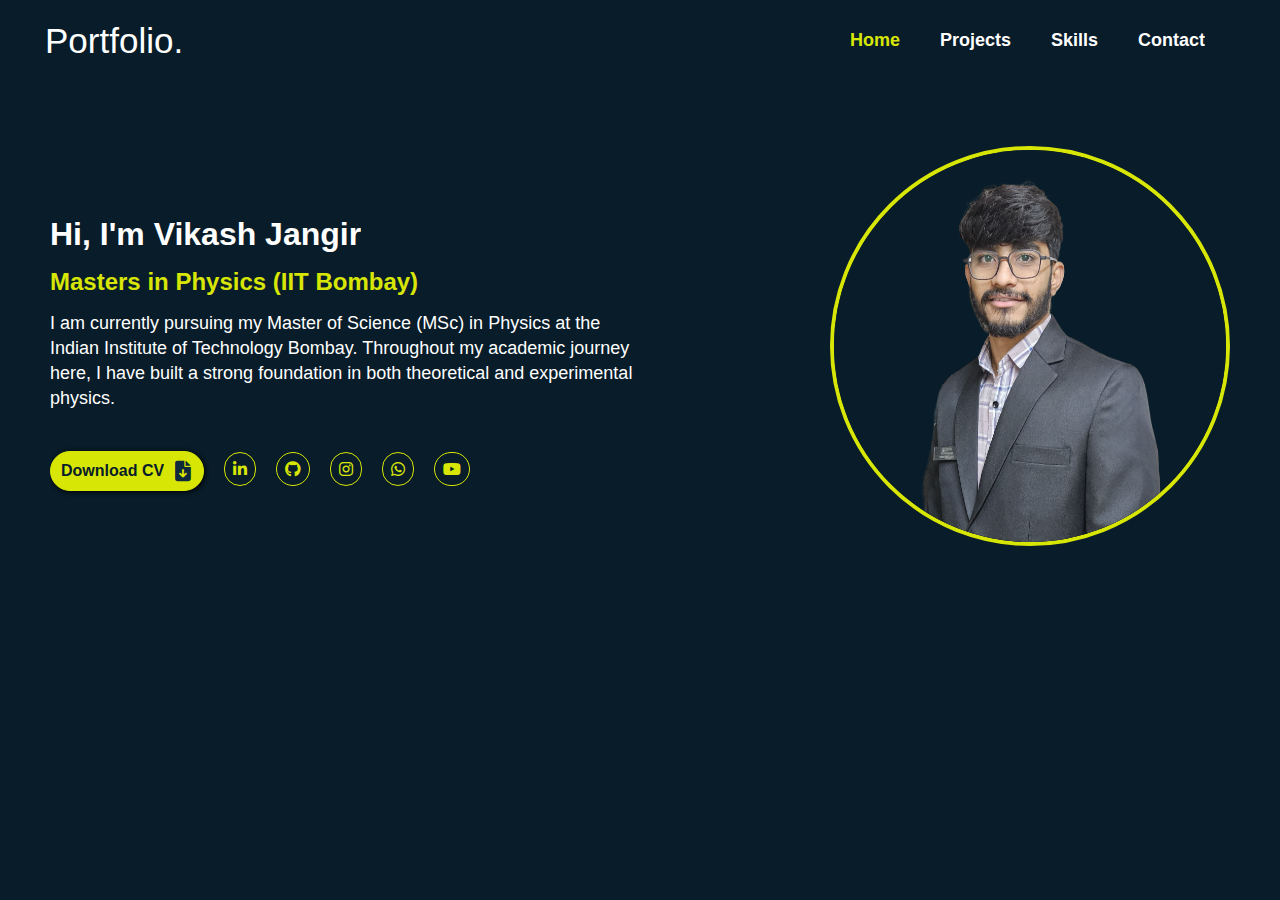
<file: index.html>
<!DOCTYPE html>
<html lang="en">
<head>
    <meta charset="UTF-8">
    <meta name="viewport" content="width=device-width, initial-scale=1.0">
    <title>Document</title>
    <link rel="stylesheet" href="https://cdnjs.cloudflare.com/ajax/libs/font-awesome/6.7.2/css/all.min.css    ">

    <link rel="stylesheet" href="style.css">
    <link rel="stylesheet" href="media.css">
</head>
<body>
    <header>
        <div class="navbar">
            <div class="logo"><a href="index.html">Portfolio.</a></div>
            <div class="btns">
                <a class="a01" href="index.html">Home</a>
                <a class="a02" href="project.html">Projects</a>
                <a class="a03" href="skill.html">Skills</a>
                <a class="a04" href="contact.html">Contact</a>
            </div>
        </div>

    </header>

    <div class="home">
        <div class="box1">
            <div class="title">
                <h1 class="t1">Hi, I'm Vikash Jangir</h1> 
            </div>
            <h2>Masters in Physics (IIT Bombay)</h2>
            <p>I am currently pursuing my Master of Science (MSc) in Physics at the Indian Institute of Technology Bombay. Throughout my academic journey here, I have built a strong foundation in both theoretical and experimental physics.</p>
            <div class="box1A">
                <div class="cvbtn"><a href="demo.pdf">Download CV </a><i class="fa-solid fa-file-arrow-down"></i></div>
                <div class="b1icons">
                    <div><a href="https://www.linkedin.com/in/vikash-jangir-iitb?utm_source=share&utm_campaign=share_via&utm_content=profile&utm_medium=android_app"><i class="fa-brands fa-linkedin-in"></i></a>
                    </div>
                    <div><a href=""><i class="fa-brands fa-github"></i></a>
                    </div>
                    <div><a href="https://www.instagram.com/vjangir1212/?next=%2F"><i class="fa-brands fa-instagram"></i></a>
                    </div>
                    <div><a href="https://wa.me/+9983142851"><i class="fa-brands fa-whatsapp"></i></a>

                    </div>
                    <div><a href="https://youtube.com/@physics-crush-4u?si=Qq7LeybOl1Y-AeH_"><i class="fa-brands fa-youtube"></i></a>
                    </div>
                </div>
            </div>
                
        </div>

        <div class="box2">
            <div class="animbox">

            </div>
            <div class="imgbox">
                <img src="vv.png" alt="">
            </div>

        </div>
    </div>

    
</body>
</html>
</file>
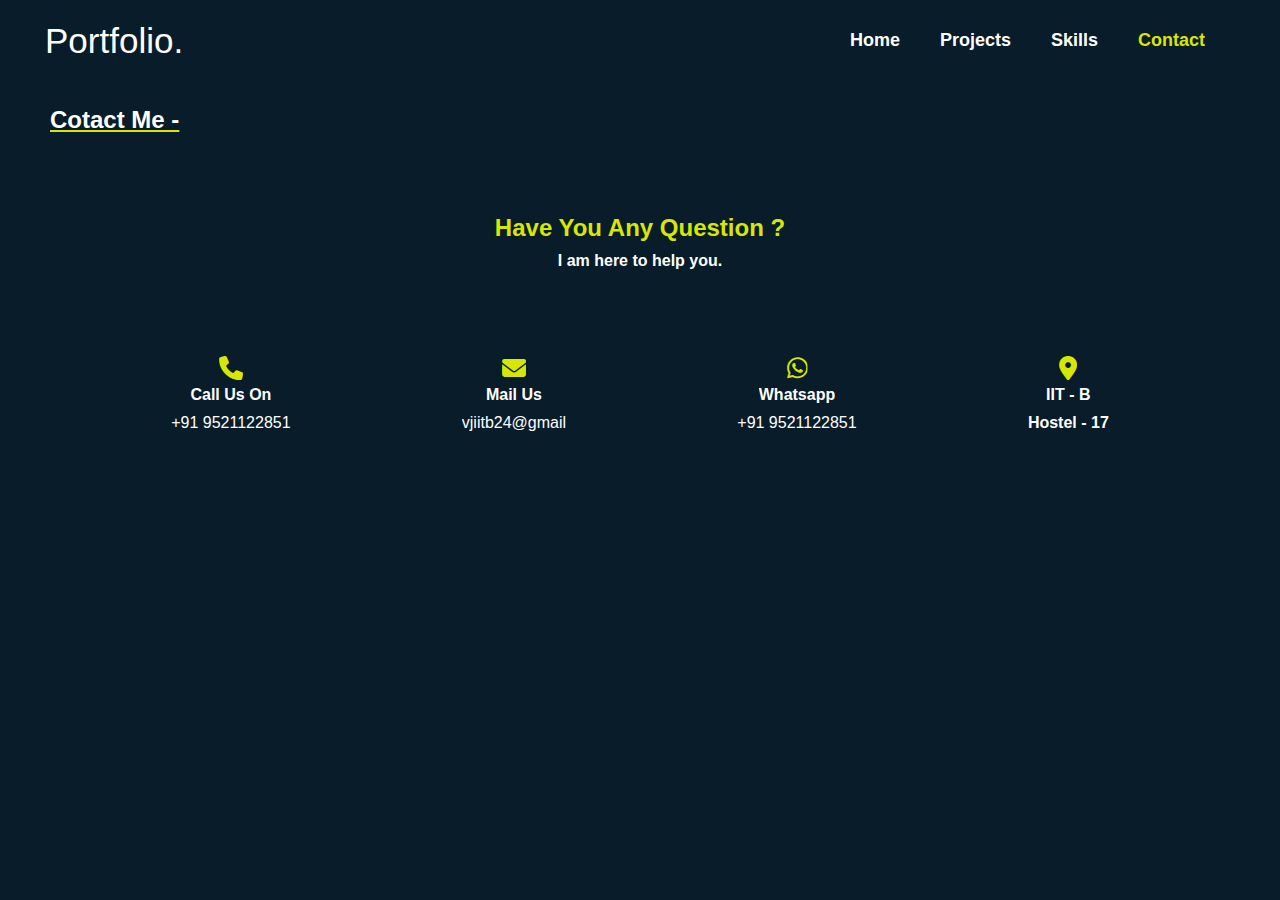
<file: contact.html>
<!DOCTYPE html>
<html lang="en">
<head>
    <meta charset="UTF-8">
    <meta name="viewport" content="width=device-width, initial-scale=1.0">
    <title>Document</title>
    <link rel="stylesheet" href="https://cdnjs.cloudflare.com/ajax/libs/font-awesome/6.7.2/css/all.min.css    ">

    <link rel="stylesheet" href="contact.css">
    <link rel="stylesheet" href="media2.css">
</head>
<body>
    <header>
        <div class="navbar">
            <div class="logo"><a href="index.html">Portfolio.</a></div>
            <div class="btns">
                <a class="a01" href="index.html">Home</a>
                <a class="a02" href="project.html">Projects</a>
                <a class="a03" href="skill.html">Skills</a>
                <a class="a04" href="contact.html">Contact</a>
            </div>
        </div>

    </header>

    <div class="contact">
        <div class="box1"><h2>Cotact  Me - </h2><div id="01"></div><div id="02"></div></div>
        <div class="box2">
            <h2>Have You Any Question ?</h2>
            <h4>I am here to help you.</h4>
        </div>
        <div class="box3">
            <div class="card">
                <i class="fa-solid fa-phone"></i>
                <h4>Call Us On</h4>
                <a href="tel:+91 9521122851">+91 9521122851</a>
            </div>
            <div class="card">
                <i class="fa-solid fa-envelope"></i>
                <h4>Mail Us</h4>
                <a href="mailto:vjiitb24@gmial.com">vjiitb24@gmail</a>
            </div>
            <div class="card">
                <i class="fa-brands fa-whatsapp"></i>
                <h4>Whatsapp</h4>
                <a href="https://wa.me/+9521122851">+91 9521122851</a>
            </div>
            <div class="card">
                <i class="fa-solid fa-location-dot"></i>
                <h4>IIT - B</h4>
                <h4><a href="https://maps.app.goo.gl/N5Vfci2jLtBCMw9s8">Hostel - 17</a></h4>
            </div>

            
            
        </div>
       

       

    </div>

    



    
</body>
</html>
</file>
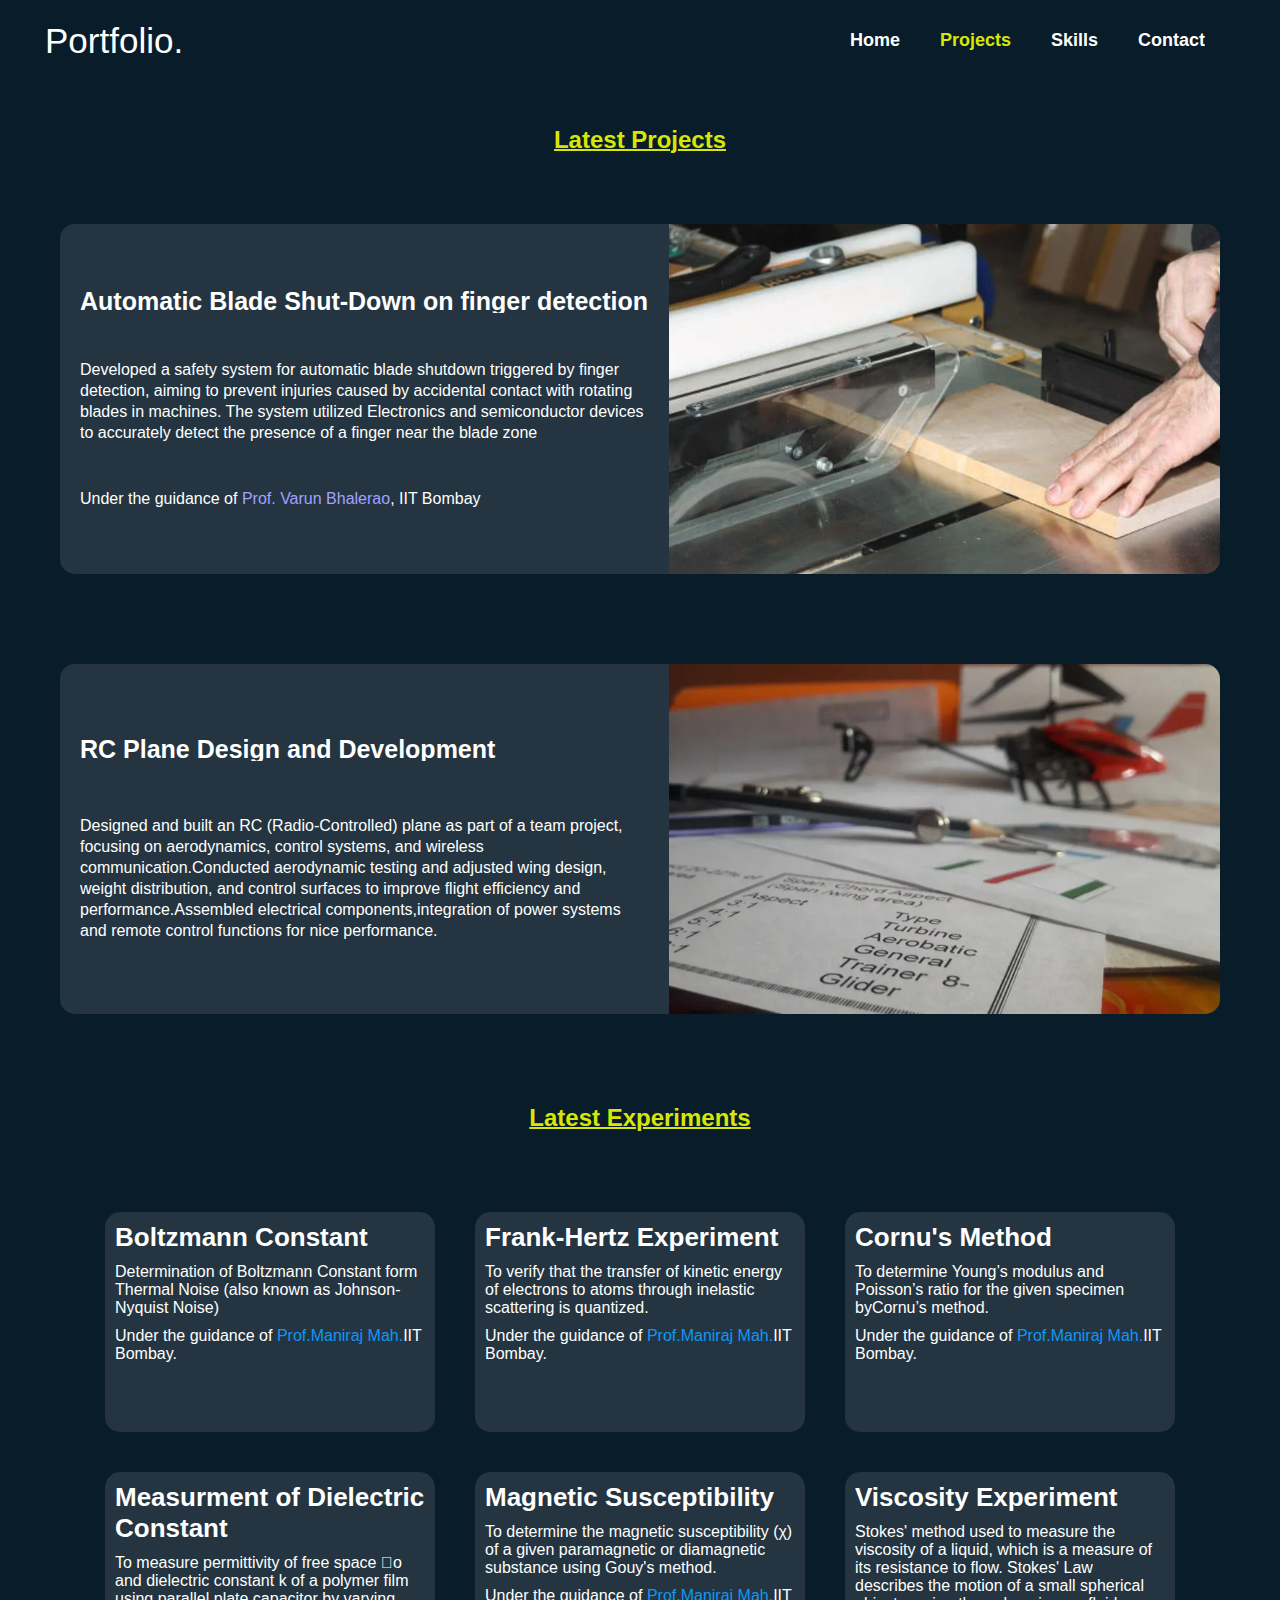
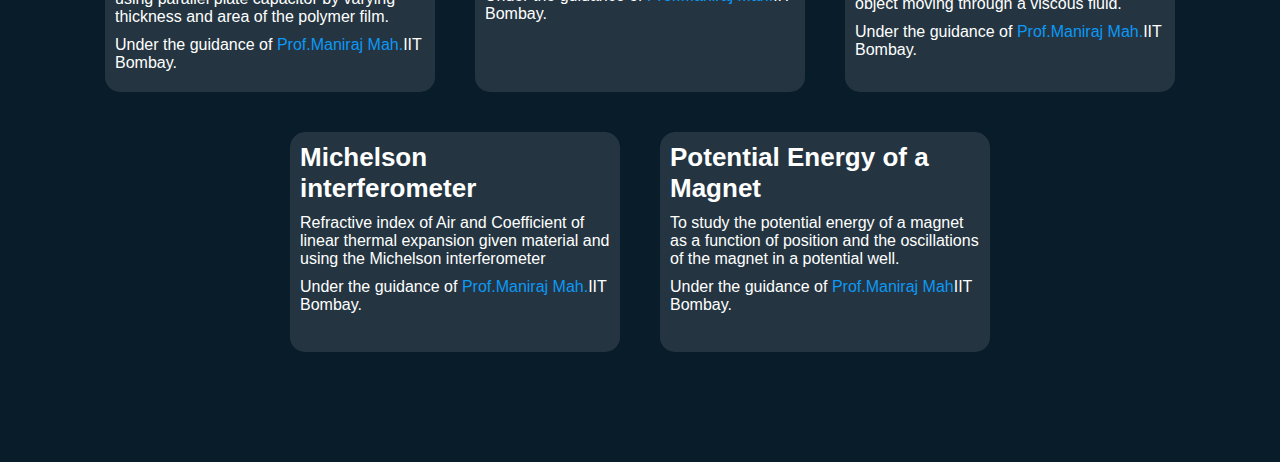
<file: project.html>
<!DOCTYPE html>
<html lang="en">
<head>
    <meta charset="UTF-8">
    <meta name="viewport" content="width=device-width, initial-scale=1.0">
    <title>Document</title>
    <link rel="stylesheet" href="project.css">
    <link rel="stylesheet" href="media2.css">
</head>
<body>
    <header>
        <div class="navbar">
            <div class="logo"><a href="index.html">Portfolio.</a></div>
            <div class="btns">
                <a class="a01" href="index.html">Home</a>
                <a class="a02" href="project.html">Projects</a>
                <a class="a03" href="skill.html">Skills</a>
                <a class="a04" href="contact.html">Contact</a>
            </div>
        </div>

    </header>

    <div class="page">
        <h2>Latest Projects</h1>

         <div class="probox">
            <div class="procard">
                <div class="box1">
                    <h3>Automatic Blade Shut-Down on finger detection </h3>
                    <p>Developed a safety system for automatic blade shutdown triggered by finger detection, aiming to prevent injuries caused by accidental contact with rotating blades in machines. The system utilized Electronics and semiconductor devices to accurately detect the presence of a finger near the blade zone</p>
                    <p>Under the guidance of <a href="https://www.phy.iitb.ac.in/en/content/prof-varun-bhalerao">Prof. Varun Bhalerao</a>, IIT Bombay</p>
                </div>
                <div class="box2">
                    <img src="pro1.jpg" alt="img">
                </div>
            </div>

            <div class="procard">
                <div class="box1">
                    <h3>RC Plane Design and Development</h3>
                    <p>Designed and built an RC (Radio-Controlled) plane as part of a team project, focusing on aerodynamics, control systems, and wireless communication.Conducted aerodynamic testing and adjusted wing design, weight distribution, and control surfaces to improve flight efficiency and performance.Assembled electrical components,integration of power systems and remote control functions for nice performance.</p>
                </div>
                <div class="box2">
                    <img id="i2" src="pro2.webp" alt="img">
                </div>
            </div>


         </div>   

        <h2>Latest Experiments</h1>

        <div class="exbox">
            <div class="excard">
                <div class="imgbox"> <img src="ex1.webp" alt="img"></div>
                <div class="popbox">
                    <h1>Boltzmann Constant</h2>
                    <p>Determination of Boltzmann Constant form Thermal Noise (also known as Johnson-Nyquist Noise)</p>
                    <p>Under the guidance of <a href="https://www.phy.iitb.ac.in/en/content/maniraj-mahalingam">Prof.Maniraj Mah.</a>IIT Bombay. </p>    
                </div>

            </div>
            <div class="excard">
                <div class="imgbox"> <img src="ex1.webp" alt="img"></div>
                <div class="popbox">
                    <h1>Frank-Hertz Experiment</h2>
                    <p>To verify that the transfer of kinetic energy of electrons to atoms through inelastic scattering is quantized.</p>
                    <p>Under the guidance of <a href="https://www.phy.iitb.ac.in/en/content/maniraj-mahalingam">Prof.Maniraj Mah.</a>IIT Bombay. </p>    
                </div>

            </div>

            <div class="excard">
                <div class="imgbox"> <img src="ex1.webp" alt="img"></div>
                <div class="popbox">
                    <h1>Cornu's Method</h2>
                    <p>To determine Young’s modulus and Poisson’s ratio for the given specimen byCornu’s method.</p>
                    <p>Under the guidance of <a href="https://www.phy.iitb.ac.in/en/content/maniraj-mahalingam">Prof.Maniraj Mah.</a>IIT Bombay. </p>    
                </div>

            </div>

            <div class="excard">
                <div class="imgbox"> <img src="ex1.webp" alt="img"></div>
                <div class="popbox">
                    <h1>Measurment of Dielectric Constant</h2>
                        <p>To measure permittivity of free space o and dielectric constant k of a polymer film using parallel plate capacitor by varying thickness and area of the polymer film.</p>
                    <p>Under the guidance of <a href="https://www.phy.iitb.ac.in/en/content/maniraj-mahalingam">Prof.Maniraj Mah.</a>IIT Bombay. </p>    
                </div>
            </div>

            
            <div class="excard">
                <div class="imgbox"> <img src="ex1.webp" alt="img"></div>
                <div class="popbox">
                    <h1>Magnetic Susceptibility</h2>
                        <p>To determine the magnetic susceptibility (χ) of a given paramagnetic or diamagnetic substance using Gouy's method.</p>
                    <p>Under the guidance of <a href="https://www.phy.iitb.ac.in/en/content/maniraj-mahalingam">Prof.Maniraj Mah.</a>IIT Bombay. </p>    
                </div>
            </div>

            
            <div class="excard">
                <div class="imgbox"> <img src="ex1.webp" alt="img"></div>
                <div class="popbox">
                    <h1>Viscosity Experiment</h2>
                        <p>Stokes' method used to measure the viscosity of a liquid, which is a measure of its resistance to flow. Stokes' Law describes the motion of a small spherical object moving through a viscous fluid.</p>
                    <p>Under the guidance of <a href="https://www.phy.iitb.ac.in/en/content/maniraj-mahalingam">Prof.Maniraj Mah.</a>IIT Bombay. </p>    
                </div>
            </div>

            
            <div class="excard">
                <div class="imgbox"> <img src="ex1.webp" alt="img"></div>
                <div class="popbox">
                    <h1>Michelson interferometer </h2>
                        <p> Refractive index of Air and Coefficient of linear thermal expansion given material and using the Michelson interferometer</p>
                    <p>Under the guidance of <a href="https://www.phy.iitb.ac.in/en/content/maniraj-mahalingam">Prof.Maniraj Mah.</a>IIT Bombay. </p>    
                </div>
            </div>

            
            
            <div class="excard">
                <div class="imgbox"> <img src="ex1.webp" alt="img"></div>
                <div class="popbox">
                    <h1>Potential Energy of a Magnet </h2>
                        <p>To study the potential energy of a magnet as a function of position and the oscillations of the magnet in a potential well.</p>
                    <p>Under the guidance of <a href="https://www.phy.iitb.ac.in/en/content/maniraj-mahalingam">Prof.Maniraj Mah</a>IIT Bombay. </p>    
                </div>
            </div>


        </div>    
    </div>
    
</body>
</html>
</file>
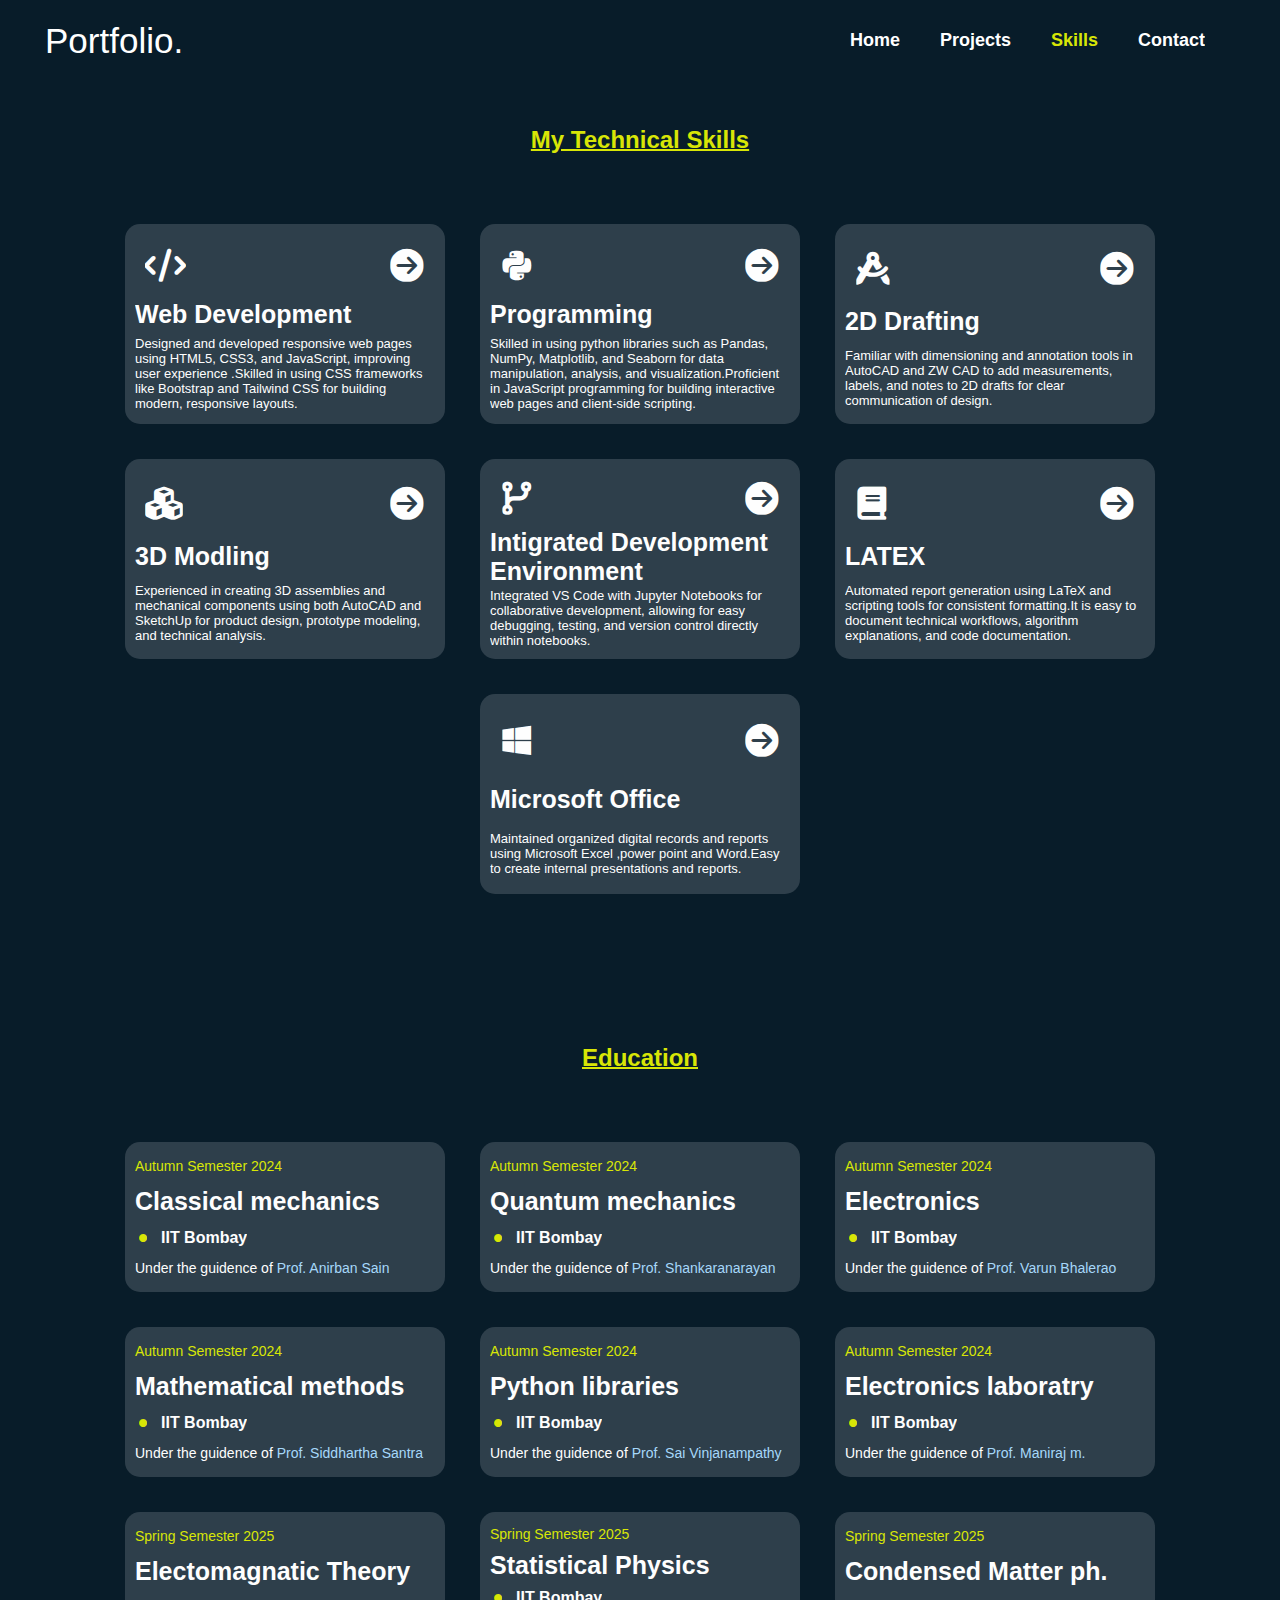
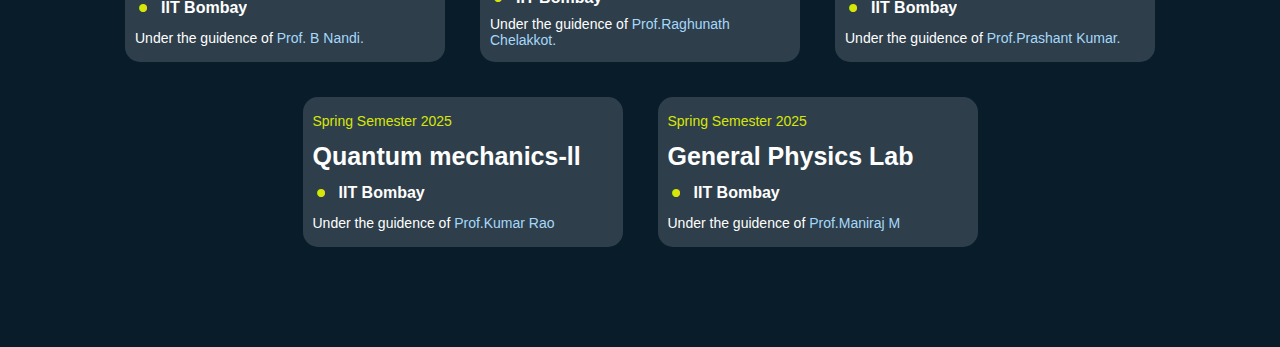
<file: skill.html>
<!DOCTYPE html>
<html lang="en">
<head>
    <meta charset="UTF-8">
    <meta name="viewport" content="width=device-width, initial-scale=1.0">
    <title>Document</title>
    <link rel="stylesheet" href="https://cdnjs.cloudflare.com/ajax/libs/font-awesome/6.7.2/css/all.min.css    ">
    <link rel="stylesheet" href="skill.css">
    <link rel="stylesheet" href="media2.css">



</head>

<body>
    <header>
        <div class="navbar">
            <div class="logo"><a href="index.html">Portfolio.</a></div>
            <div class="btns">
                <a class="a01" href="index.html">Home</a>
                <a class="a02" href="project.html">Projects</a>
                <a class="a03" href="skill.html">Skills</a>
                <a class="a04" href="contact.html">Contact</a>
            </div>
        </div>

    </header>

    <div><H2>My Technical Skills</H2></div>

    <div class="cardbox">

        <div class="card">
            <div class="cicn">
                <i class="fa-solid fa-code"></i>
                <i id="i02" class="fa-solid fa-circle-arrow-right"></i>
            </div>
            <h3>Web Development </h3>
            <p>Designed and developed responsive web pages using HTML5, CSS3, and JavaScript, improving user experience .Skilled in using CSS frameworks like Bootstrap and Tailwind CSS for building modern, responsive layouts.</p>
        </div>

        <div class="card">
            <div class="cicn">
                <i class="fa-brands fa-python"></i>
                <i id="i02" class="fa-solid fa-circle-arrow-right"></i>
            </div>
            <h3>Programming</h3>
            <p>Skilled in using python libraries such as Pandas, NumPy, Matplotlib, and Seaborn for data manipulation, analysis, and visualization.Proficient in JavaScript programming for building interactive web pages and client-side scripting.</p>
        </div>

        <div class="card">
            <div class="cicn">
                <i class="fa-solid fa-compass-drafting"></i>
                <i id="i02" class="fa-solid fa-circle-arrow-right"></i>
            </div>
            <h3>2D Drafting</h3>
            <p>            Familiar with dimensioning and annotation tools in AutoCAD and ZW CAD to add measurements, labels, and notes to 2D drafts for clear communication of design.
            </p>
        </div>

        <div class="card">
            <div class="cicn">
                <i class="fa-solid fa-cubes"></i>
                <i id="i02" class="fa-solid fa-circle-arrow-right"></i>
            </div>
            <h3>3D Modling</h3>
            <p>Experienced in creating 3D assemblies and mechanical components using both AutoCAD and SketchUp for product design, prototype modeling, and technical analysis.</p>
        </div>

        
        <div class="card">
            <div class="cicn">
                <i class="fa-solid fa-code-branch"></i>
                <i id="i02" class="fa-solid fa-circle-arrow-right"></i>
            </div>
            <h3>Intigrated Development Environment</h3>
            <p>Integrated VS Code with Jupyter Notebooks for collaborative development, allowing for easy debugging, testing, and version control directly within notebooks.</p>
        </div>


        <div class="card">
            <div class="cicn">
                <i class="fa-solid fa-book"></i>
                <i id="i02" class="fa-solid fa-circle-arrow-right"></i>
            </div>
            <h3>LATEX</h3>
            <p>Automated report generation using LaTeX and scripting tools for consistent formatting.It is easy to document technical workflows, algorithm explanations, and code documentation.</p>
        </div>

        <div class="card">
            <div class="cicn">
                <i class="fa-brands fa-windows"></i>
                <i id="i02" class="fa-solid fa-circle-arrow-right"></i>
            </div>
            <h3>Microsoft Office</h3>
            <p>Maintained organized digital records and reports using Microsoft Excel ,power point and Word.Easy to create internal presentations and reports.</p>
        </div>


    </div>

    <div><H2>Education </H2></div>

    <div class="cardbox">

        <div class="card Ecard">
            <p style="color: #D8E606;">Autumn Semester 2024</p>
            <h3>Classical mechanics</h3>
            <div style="display: flex; gap: 10px;"><i style="color:#D8E606 ;" class="fa-solid fa-circle"></i><h4>IIT Bombay</h4></div> 
            <p>Under the guidence of <a href="https://www.phy.iitb.ac.in/en/employee-profile/anirban-sain">Prof. Anirban Sain</a></p>
        </div>

        <div class="card Ecard">
            <p style="color: #D8E606;">Autumn Semester 2024</p>
            <h3>Quantum mechanics</h3>
            <div style="display: flex; gap: 10px;"><i style="color:#D8E606 ;" class="fa-solid fa-circle"></i><h4>IIT Bombay</h4></div> 
            <p>Under the guidence of <a href="https://www.phy.iitb.ac.in/en/content/shankaranarayanan-s">Prof. Shankaranarayan</a></p>
        </div>

        
        <div class="card Ecard">
            <p style="color: #D8E606;">Autumn Semester 2024</p>
            <h3>Electronics</h3>
            <div style="display: flex; gap: 10px;"><i style="color:#D8E606 ;" class="fa-solid fa-circle"></i><h4>IIT Bombay</h4></div> 
            <p>Under the guidence of <a href="https://www.phy.iitb.ac.in/en/content/prof-varun-bhalerao">Prof. Varun Bhalerao</a></p>
        </div>

        <div class="card Ecard">
            <p style="color: #D8E606;">Autumn Semester 2024</p>
            <h3>Mathematical methods </h3>
            <div style="display: flex; gap: 10px;"><i style="color:#D8E606 ;" class="fa-solid fa-circle"></i><h4>IIT Bombay</h4></div> 
            <p>Under the guidence of <a href="https://www.phy.iitb.ac.in/en/content/siddhartha-santra">Prof. Siddhartha Santra</a></p>
        </div>

        
        <div class="card Ecard">
            <p style="color: #D8E606;">Autumn Semester 2024</p>
            <h3>Python libraries </h3>
            <div style="display: flex; gap: 10px;"><i style="color:#D8E606 ;" class="fa-solid fa-circle"></i><h4>IIT Bombay</h4></div> 
            <p>Under the guidence of <a href="https://www.phy.iitb.ac.in/en/content/sai-vinjanampathy">Prof. Sai Vinjanampathy</a></p>
        </div>

        <div class="card Ecard">
            <p style="color: #D8E606;">Autumn Semester 2024</p>
            <h3>Electronics laboratry </h3>
            <div style="display: flex; gap: 10px;"><i style="color:#D8E606 ;" class="fa-solid fa-circle"></i><h4>IIT Bombay</h4></div> 
            <p>Under the guidence of <a href="https://www.phy.iitb.ac.in/en/content/maniraj-mahalingam">Prof. Maniraj m.</a></p>
        </div>

        <div class="card Ecard">
            <p style="color: #D8E606;">Spring Semester 2025</p>
            <h3>Electomagnatic Theory </h3>
            <div style="display: flex; gap: 10px;"><i style="color:#D8E606 ;" class="fa-solid fa-circle"></i><h4>IIT Bombay</h4></div> 
            <p>Under the guidence of <a href="https://www.phy.iitb.ac.in/en/employee-profile/basanta-kumar-nandi">Prof. B Nandi.</a></p>
        </div>

        
        <div class="card Ecard">
            <p style="color: #D8E606;">Spring Semester 2025</p>
            <h3>Statistical Physics </h3>
            <div style="display: flex; gap: 10px;"><i style="color:#D8E606 ;" class="fa-solid fa-circle"></i><h4>IIT Bombay</h4></div> 
            <p>Under the guidence of <a href="https://www.phy.iitb.ac.in/en/employee-profile/raghunath-chelakkot">Prof.Raghunath Chelakkot.</a></p>
        </div>

        <div class="card Ecard">
            <p style="color: #D8E606;">Spring Semester 2025</p>
            <h3>Condensed Matter ph.</h3>
            <div style="display: flex; gap: 10px;"><i style="color:#D8E606 ;" class="fa-solid fa-circle"></i><h4>IIT Bombay</h4></div> 
            <p>Under the guidence of <a href="https://www.phy.iitb.ac.in/en/content/prashant-kumar">Prof.Prashant Kumar.</a></p>
        </div>

        <div class="card Ecard">
            <p style="color: #D8E606;">Spring Semester 2025</p>
            <h3>Quantum mechanics-ll </h3>
            <div style="display: flex; gap: 10px;"><i style="color:#D8E606 ;" class="fa-solid fa-circle"></i><h4>IIT Bombay</h4></div> 
            <p>Under the guidence of <a href="https://www.phy.iitb.ac.in/en/employee-profile/kumar-rao">Prof.Kumar Rao</a></p>
        </div>

        <div class="card Ecard">
            <p style="color: #D8E606;">Spring Semester 2025</p>
            <h3>General Physics Lab </h3>
            <div style="display: flex; gap: 10px;"><i style="color:#D8E606 ;" class="fa-solid fa-circle"></i><h4>IIT Bombay</h4></div> 
            <p>Under the guidence of <a href="https://www.phy.iitb.ac.in/en/content/maniraj-mahalingam">Prof.Maniraj M</a></p>
        </div>


    </div>    
    
</body>
</html>
</file>
<file: style.css>
*{padding: 0%;
margin: 0px;
overflow-x: hidden;
font-family: sans-serif;
box-sizing: border-box;}


body{background-color: #081C29;}

header{margin-top: 5px;}

.navbar{
    display: flex;
    max-width: 1200px;
    color: white;
    padding: 5px;
    justify-content: space-between;
    align-items: center;
    margin: auto;

    .logo a{font-size: 35px;
        text-decoration:none;
        color: white;}

    .btns{color: white;
        display: flex;
        margin-left: 10px;
        margin-right: 10px;
        justify-content: space-between;
        a{text-decoration: none;
        margin: 20px;
        
        font-weight: 600;
        font-size: large;
        transition-property: all;
        transition-duration: 0.2s;
        color: white;}

        a.a01{color: #D8E606;}

        a:hover{
            color: #D8E606;
            transform: translateY(-2px);
            
        }
    }
    
}

.home{display: flex;
    justify-content: space-between;
    align-items: center;
    min-height: auto;
    max-width: 1200px;
    margin: auto;
    margin-top: 70px;
    margin-bottom: 70px;
    height: auto;
}
.box1{display: flex;
    max-width: 50%;
    margin-left: 10px;
    margin-right: 20px;
    flex-direction: column;
    gap: 15px;
    justify-content: center;
    h2{color: #D8E606;}
    p{color: white;line-height: 25px;font-size: large;}
}

.title{display: flex;
    .t1{color: white;}
    .t2{color: white;margin-left: 15px;}
   
}

.box1A{display: flex;
    padding-top: 10px;
    align-items: center;
    .cvbtn{background-color: #D8E606;
        display: flex;
        align-items: center;
        justify-content: center;
        padding: 10px;
        border-radius: 30px;
        box-shadow: #000000 1px 1px 5px;
        border: #D8E606 solid 1px;
        transition-duration: 0.2s;
        transition-property: all;

        a{text-decoration: none;
          color:#081C29;
          font-weight: 650;}
        
        i{scale: 1.3;
          color:#0d293b;
          padding-left: 12px;
          
          padding-right: 5px;
          transition-duration: 0.2s;
        }  

        }

    .cvbtn:hover{background-color: #081C29;
        box-shadow: none;
        transform: translateY(-5px);
        border: #D8E606 solid 1px;
        a{color: #D8E606;}
        i{color: #D8E606;}
    }    
      

    .b1icons{display: flex;
        align-items: center;
        margin: 10px;
        i{color: #D8E606;
            padding: 8px;
            border: #D8E606 1px solid;
            border-radius: 20px;
            transition-duration: 0.2s;
            transition-property: all;
            margin: 6px 10px;
            
        }
        i:hover{color: #081C29;
            transform: translateY(-5px);

            background-color: #D8E606;}
    }


}
.box2{height: 400px;
    overflow: hidden;
    width: 400px;
    margin-left: 10px;
    margin-right: 10px;
    margin-bottom: 30px;
    border-radius: 200px;
    border: #D8E606 solid 4px;
    display: flex;
    justify-content: center;
    align-items: center;
    

    .imgbox{display: flex;
        align-items: center;
        justify-content: center;
        height:100%; 
    width: auto;
    position: relative;
    overflow: hidden;
    border-radius: 10%;
    background-color:#081C29;

    img{height: 110%;
        transition-duration: 0.1s;
    transition-property: all;
    }
}
} 
.box2:hover{
    .imgbox img{scale: 1.05;}
}
</file>
<file: media.css>
@media screen and (max-width:560px) {
    .navbar{flex-direction: column;
        border-bottom: 1px solid #D8E606;
        align-items: center;
        
        .logo{border-bottom: solid rgba(255, 255, 255, 0.048) 1px;
            text-align: center;width: 100%; }
        }

    .box1A{flex-direction: column-reverse;
        width: 80%;margin: auto;
    }

    .box2{height: 300px;
        width: 360px;
        border: none;
        border-radius: 0px;
        border-bottom: #D8E606 solid 10px;
       
        .imgbox{background-color: #D8E606;
            height: 210px;
            width: 210px;
            border-radius: 200px;
            overflow:visible;
            img{height: 360px;width: 400px;
                transform: scaleX(1.25);
            border-bottom: 2px solid blanchedalmond;}
        }
    }
}

@media screen and ( max-width: 800px) {
    body{overflow-y: auto;}
    .home{flex-direction: column-reverse;

        height: auto;
        .box1{max-width: 90%;}
        
    }


}
</file>
<file: contact.css>
*{padding: 0%;
    margin: 0px;
    overflow-x: hidden;
    font-family: sans-serif;
    box-sizing: border-box;}
    
    
    body{background-color: #081C29;}
    
    header{margin-top: 5px;}
    
    .navbar{
        display: flex;
        max-width: 1200px;
        color: white;
        padding: 5px;
        justify-content: space-between;
        align-items: center;
        margin: auto;
    
        .logo a{font-size: 35px;
            text-decoration:none;
            color: white;}
    
        .btns{color: white;
            display: flex;
            margin-left: 10px;
            margin-right: 10px;
            justify-content: space-between;
            a{text-decoration: none;
            margin: 20px;
            
            font-weight: 600;
            font-size: large;
            transition-property: all;
            transition-duration: 0.2s;
            color: white;}
    
            a.a04{color: #D8E606;}
    
            a:hover{
                color: #D8E606;
                transform: translateY(-2px);
                
            }
        }
        
    }


.box1{
    max-width: 1200px;
    padding: 30px 10px;
    margin: auto;
    h2{color: white;
        text-decoration: underline #D8E606;
    }

}    
.box2{
    max-width: 1200px;
    margin: auto;
    text-align: center;
    margin-top: 50px;
    h2{color: #D8E606;}
    h4{color: white; margin-top: 10px;}
}
.box3{
    max-width: 1200px;
    margin: auto;
    margin-top: 50px;
    margin-bottom: 50px;
    display: flex;
    flex-wrap: wrap;
    justify-content: space-evenly;
    .card{display: flex;
        
        flex-direction: column;
        justify-content: space-between;
        align-items: center;
        gap: 10px;
        padding: 40px;
        i{color: #D8E606;scale: 1.5;}
        h4{color: white;}
        a{color: white;text-decoration: none;}
    }
}
</file>
<file: media2.css>
@media screen and (max-width:560px) {
    .navbar{flex-direction: column;
        border-bottom: 1px solid #D8E606;
        align-items: center;
        
        .logo{border-bottom: solid rgba(255, 255, 255, 0.048) 1px;
            text-align: center;width: 100%; }
        }
}
</file>
<file: project.css>
*{padding: 0%;
    margin: 0px;
    overflow-x: hidden;
    font-family: sans-serif;
    box-sizing: border-box;}
    
    
    body{background-color: #081C29;}
    
    header{margin-top: 5px;}
    
    .navbar{
        display: flex;
        max-width: 1200px;
        color: white;
        padding: 5px;
        justify-content: space-between;
        align-items: center;
        margin: auto;
    
        .logo a{font-size: 35px;
            text-decoration:none;
            color: white;}
    
        .btns{color: white;
            display: flex;
            margin-left: 10px;
            margin-right: 10px;
            justify-content: space-between;
            a{text-decoration: none;
            margin: 20px;
            
            font-weight: 600;
            font-size: large;
            transition-property: all;
            transition-duration: 0.2s;
            color: white;}
    
            a.a02{color: #D8E606;}
    
            a:hover{
                color: #D8E606;
                transform: translateY(-2px);
                
            }
        }
        
    }


.page{h2{
    color:#D8E606;
    text-align: center;
    padding: 50px ;
    text-decoration: underline  2px;
}}    

.probox{max-width: 1200px;
    display: flex;
    flex-direction: column;
    gap: 50px;
    margin: auto;
    margin-bottom: 20px;
}
.procard{display: flex;
    background-color: rgba(255, 255, 255, 0.112);
    overflow: hidden;
    margin: 20px;
    height: 350px;
    border-radius: 15px;
    justify-content: space-between;
    
    .box1{width: 55%;
        overflow: hidden;
        display: flex;
        flex-direction: column;
        justify-content: space-evenly;
        padding: 20px;
        color: rgb(255, 255, 255);
        line-height: 21px;
        h3{font-size: 25px;overflow: hidden;line-height: 24px;}
        a{text-decoration: none;
          color: rgb(162, 162, 254);}
    }
    .box2{width: 50%;
        height: 350px;
        display: flex;
        justify-content: center;
        align-items: center;
        img{height: 100%; 
            width: 100%;
            object-fit: cover;
            object-position: left;
            
        }
        #i2{object-position: right;}
    }
}

.procard:hover{
    border: #D8E606 solid 1px;
    h3{color: #D8E606;}

}



@media screen and (max-width: 800px)
{.procard{flex-direction: column-reverse;
    height: auto;
    width: auto;
    margin: 14px;
    align-items: center;
    .box1{width: 100%;
        gap: 20px;
    }
    .box2{width: 100%;}
}    
}

.exbox{display: flex;
    max-width: 1200px;
    margin: auto;
    gap: 20px;
    flex-wrap: wrap;
    justify-content: center;
    margin-bottom: 100px;
    padding-top: 20px;
    transition-duration: 0.2s;

    .excard{
        height: 220px;
        width: 330px;
        border-radius: 15px;
        overflow: hidden;
        margin: 10px;
        transition-duration: 0.3s;
        h1{font-size: 26px;}
        

    .imgbox{overflow: hidden;
        display: none;
    height: 100%;width: 100%;  

    img{height: 400px;
        width: 320px;
        object-fit: cover;
        object-position: center;
            }    
        }
    .popbox{background-color: rgba(255, 255, 255, 0.112);
        height: 250px;
        width: 100%;
        margin: auto;
        padding: 10px;
        border-radius: 15px;
        color: white;
        transition-duration: 0.3s;
        display: flex;
        flex-direction: column;
        gap: 10px;
        a{text-decoration: none;
            color: #0d98f5;}
    }    
    }

    .excard:hover{
        border: #D8E606 solid 2px;
        h1{color: #D8E606;}
        /* transform: translateY(-10px); */
        
    }
}
</file>
<file: skill.css>
*{padding: 0%;
    margin: 0px;
    overflow-x: hidden;
    font-family: sans-serif;
    box-sizing: border-box;}
    
    
    body{background-color: #081C29;}
    
    header{margin-top: 5px;}
    
    .navbar{
        display: flex;
        max-width: 1200px;
        color: white;
        padding: 5px;
        justify-content: space-between;
        align-items: center;
        margin: auto;
    
        .logo a{font-size: 35px;
            text-decoration:none;
            color: white;}
    
        .btns{color: white;
            display: flex;
            margin-left: 10px;
            margin-right: 10px;
            justify-content: space-between;
            a{text-decoration: none;
            margin: 20px;
            
            font-weight: 600;
            font-size: large;
            transition-property: all;
            transition-duration: 0.2s;
            color: white;}
    
            a.a03{color: #D8E606;}
    
            a:hover{
                color: #D8E606;
                transform: translateY(-2px);
                
            }
        }
        
    }

H2{color:#D8E606;
    text-align: center;
    padding: 50px ;
    text-decoration: underline  2px;
}    


.cardbox{display: flex;
    max-width: 1200px;
    justify-content: center;
    flex-wrap: wrap;
    gap: 35px;
    margin: auto;
    padding-top: 20px;
    padding-bottom: 100px;

}


.card{display: flex;
    flex-direction: column;
    width: 320px;
    height: 200px;
    color: rgb(254, 254, 254);
    background-color: #fafbfc29;
    justify-content: space-around;
    padding: 10px;
    border-radius: 15px;
    transition-duration: 0.2s;
    transition-property: all;
    h3{font-size: 25px;}
    p{font-size: 13px;}


    .cicn{display: flex;
        justify-content: space-between;
        overflow: hidden;
        padding: 10px;
        margin: 10px;
        box-sizing: border-box;
        i{scale: 2.1;}
        
        
    }

    

}

.card:hover{
    border: #D8E606 solid 1px;
    .cicn{color: #D8E606;}
    h3{color: #D8E606;}
}

.Ecard{height: 150px;
    p{font-size: 14px;}
    i{scale: 0.5;}
    a{text-decoration: none;
        color: #a6d8fa;
    }
}
</file>
